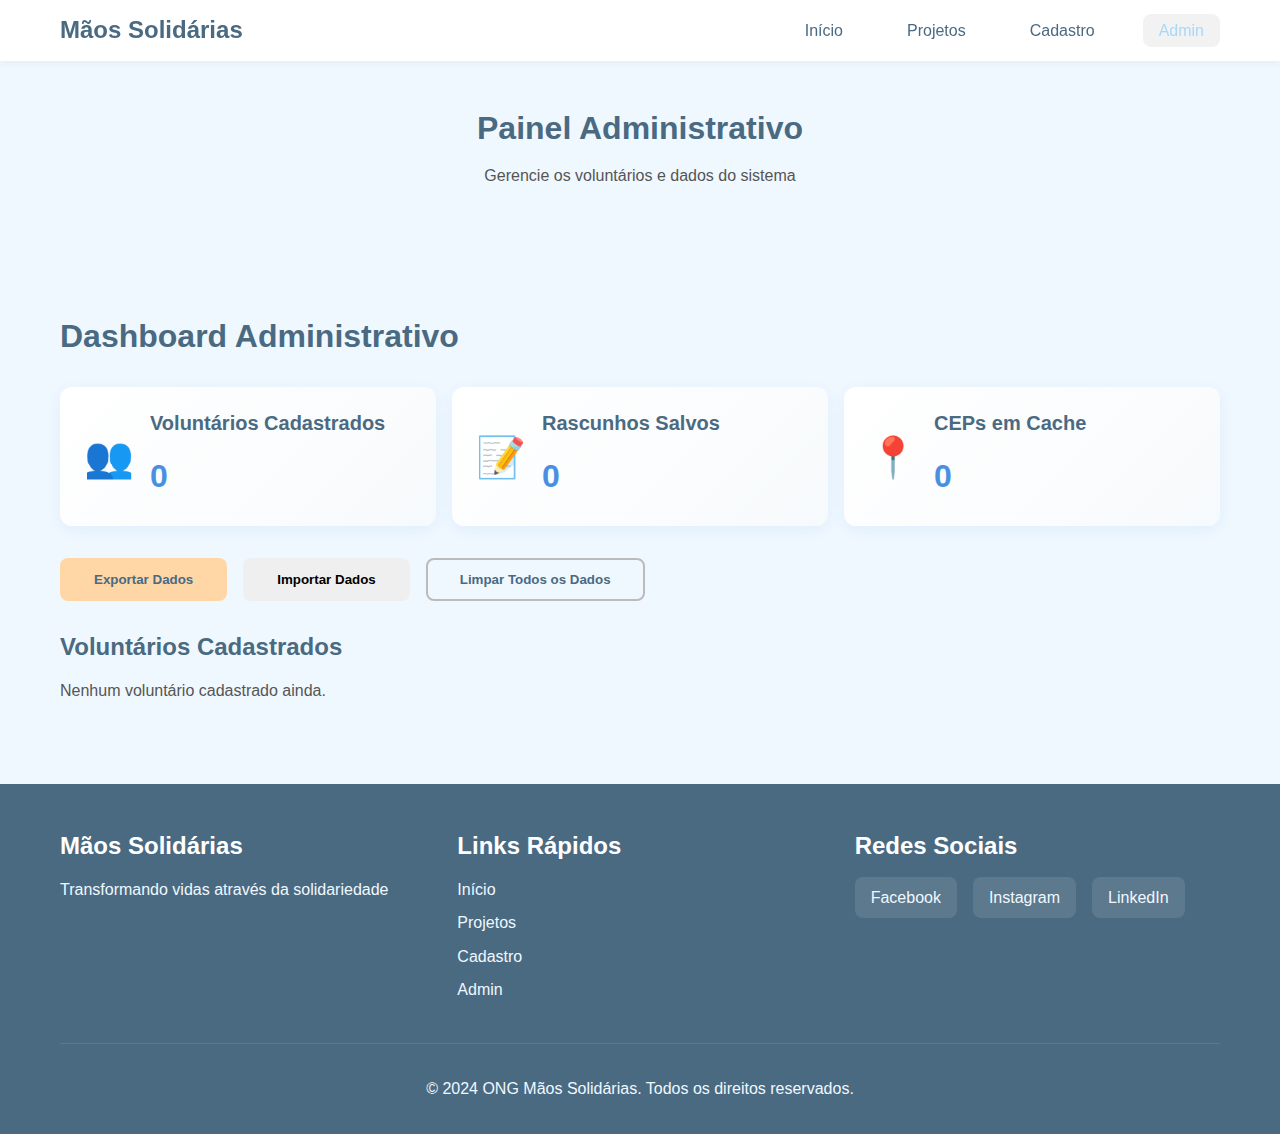
<file: admin.html>
<!DOCTYPE html>
<html lang="pt-BR">
<head>
    <meta charset="UTF-8">
    <meta name="viewport" content="width=device-width, initial-scale=1.0">
    <meta name="description" content="Painel administrativo da ONG Mãos Solidárias">
    <title>Painel Administrativo - ONG Mãos Solidárias</title>
    <link rel="stylesheet" href="styles.css">
</head>
<body>
    <header>
        <nav class="navbar">
            <div class="container">
                <div class="logo">
                    <h1>Mãos Solidárias</h1>
                </div>
                <ul class="nav-menu" id="navMenu">
                    <li><a href="index.html">Início</a></li>
                    <li><a href="projetos.html">Projetos</a></li>
                    <li><a href="cadastro.html">Cadastro</a></li>
                    <li><a href="admin.html" class="active">Admin</a></li>
                </ul>
                <button class="menu-toggle" id="menuToggle" aria-label="Menu de navegação">
                    <span></span>
                    <span></span>
                    <span></span>
                </button>
            </div>
        </nav>
    </header>

    <main>
        <section class="page-header">
            <div class="container">
                <h2>Painel Administrativo</h2>
                <p>Gerencie os voluntários e dados do sistema</p>
            </div>
        </section>

        <section>
            <div class="container">
                <div id="adminDashboard">
                    <!-- Conteúdo será carregado via JavaScript -->
                </div>
            </div>
        </section>
    </main>

    <footer>
        <div class="container">
            <div class="footer-content">
                <div class="footer-section">
                    <h3>Mãos Solidárias</h3>
                    <p>Transformando vidas através da solidariedade</p>
                </div>
                <div class="footer-section">
                    <h3>Links Rápidos</h3>
                    <ul>
                        <li><a href="index.html">Início</a></li>
                        <li><a href="projetos.html">Projetos</a></li>
                        <li><a href="cadastro.html">Cadastro</a></li>
                        <li><a href="admin.html">Admin</a></li>
                    </ul>
                </div>
                <div class="footer-section">
                    <h3>Redes Sociais</h3>
                    <div class="social-links">
                        <a href="#" aria-label="Facebook">Facebook</a>
                        <a href="#" aria-label="Instagram">Instagram</a>
                        <a href="#" aria-label="LinkedIn">LinkedIn</a>
                    </div>
                </div>
            </div>
            <div class="footer-bottom">
                <p>&copy; 2024 ONG Mãos Solidárias. Todos os direitos reservados.</p>
            </div>
        </div>
    </footer>

    <!-- Scripts Modulares -->
    <script src="js/utils.js"></script>
    <script src="js/storage.js"></script>
    <script src="js/templates.js"></script>
    <script>
        // Carregar dashboard ao carregar a página
        document.addEventListener('DOMContentLoaded', () => {
            const dashboard = document.getElementById('adminDashboard');
            if (dashboard) {
                dashboard.innerHTML = Templates.adminDashboard();
            }
        });
    </script>
    <script src="js/main.js"></script>
</body>
</html>
</file>
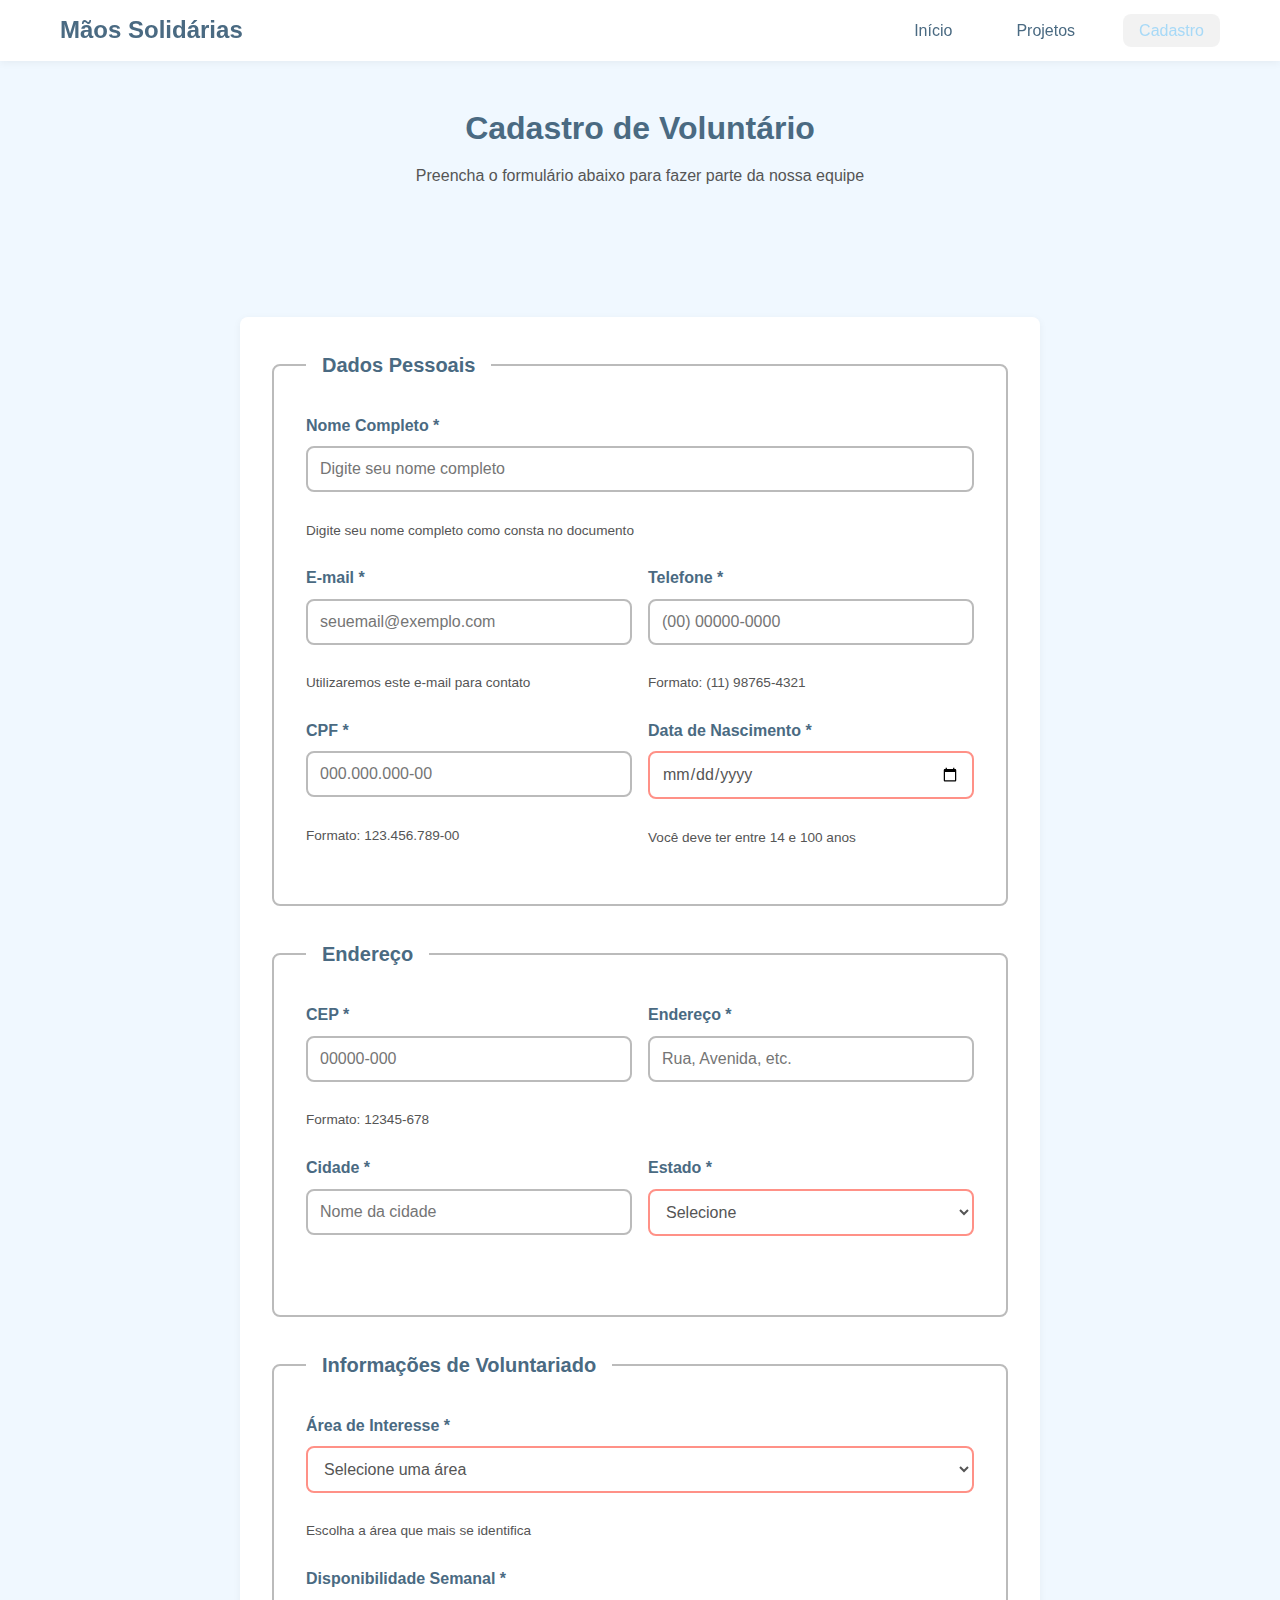
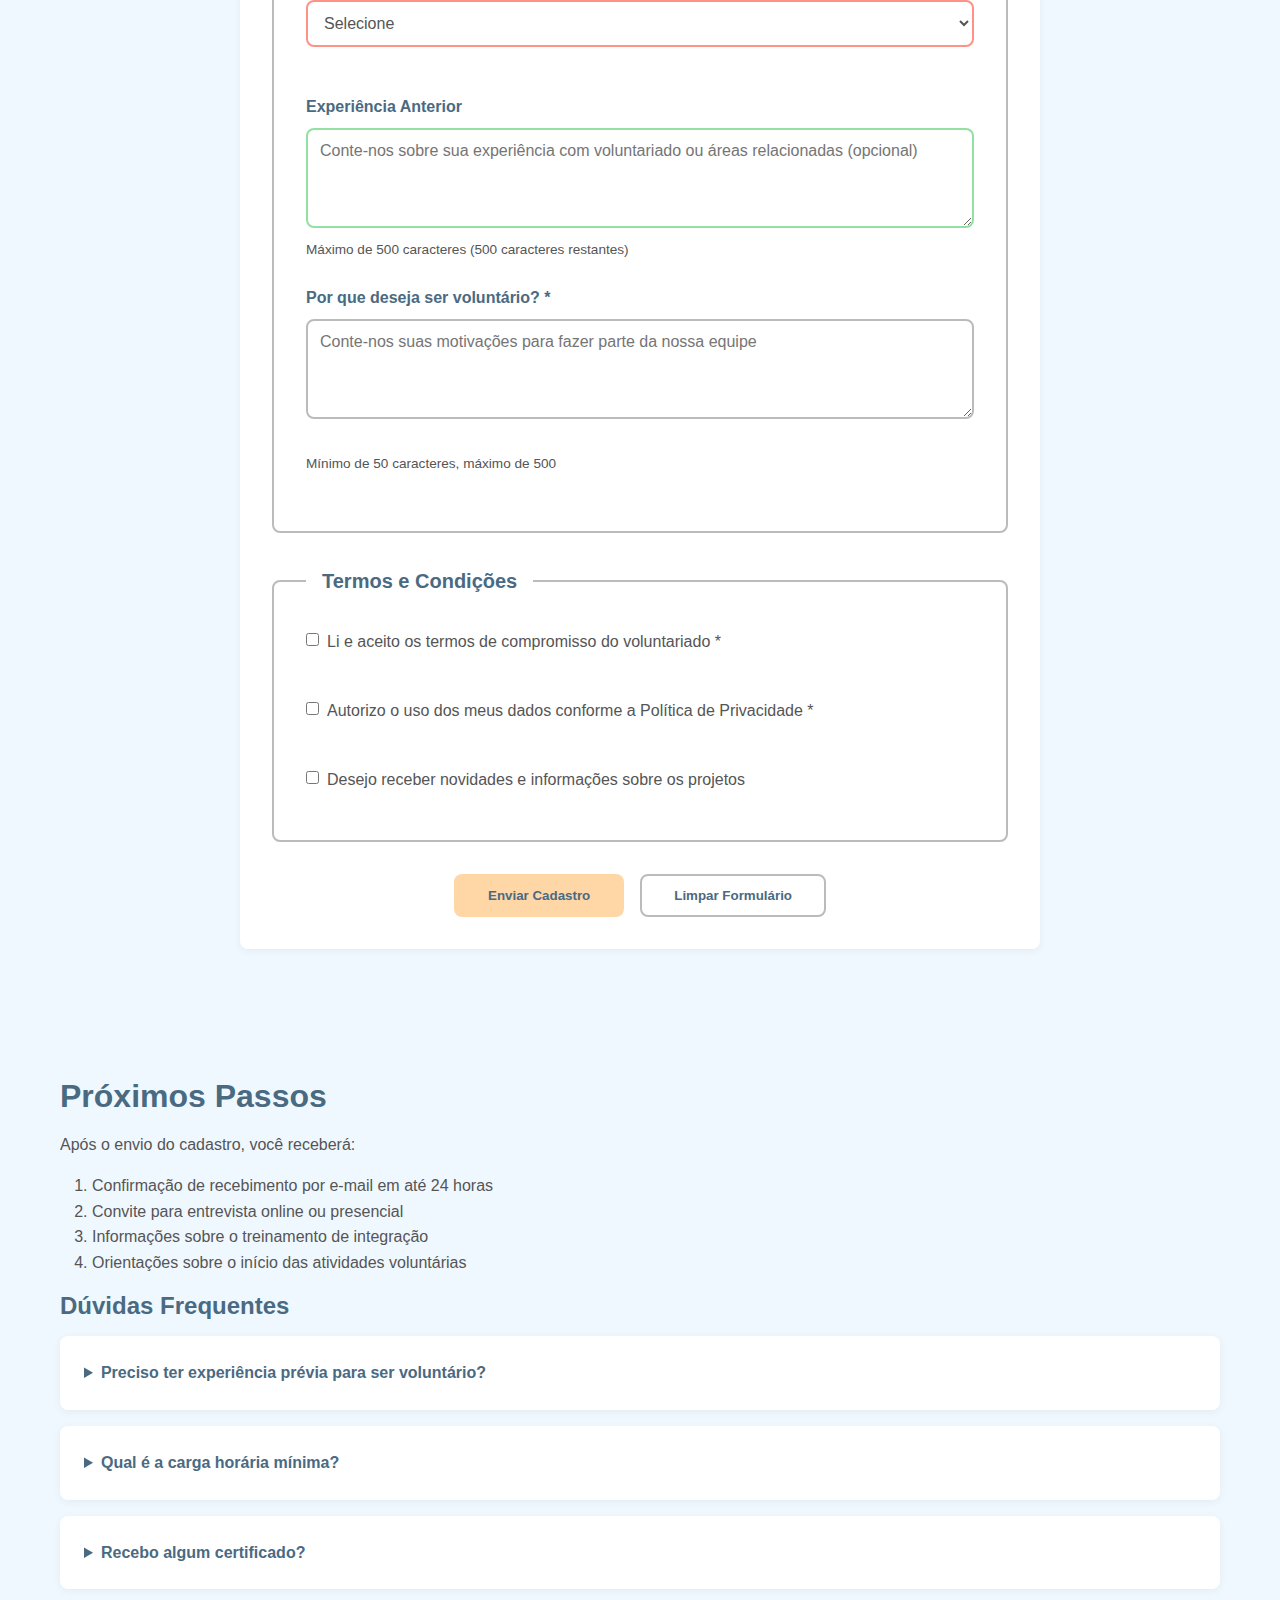
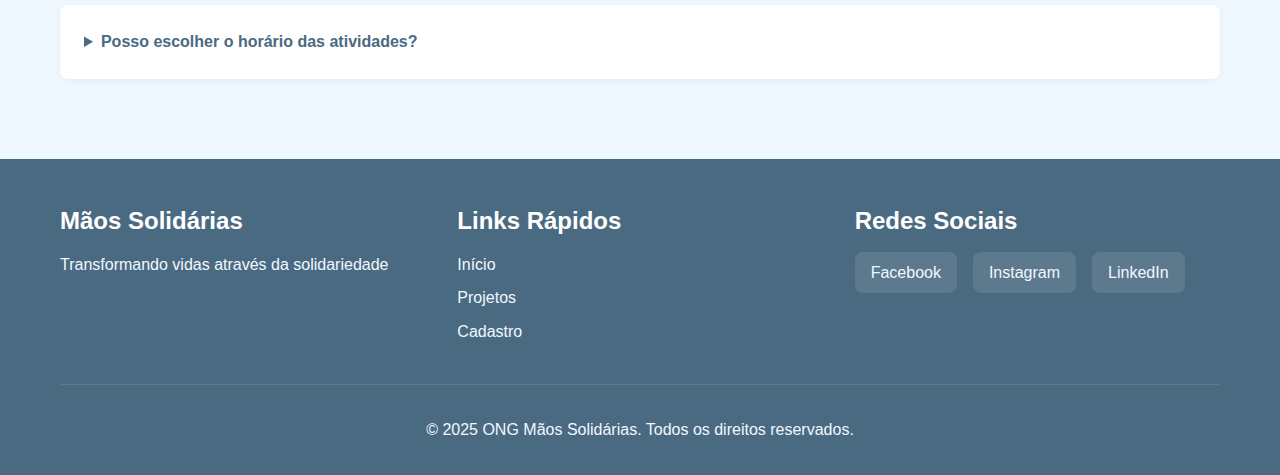
<file: cadastro.html>
<!DOCTYPE html>
<html lang="pt-BR">
<head>
    <meta charset="UTF-8">
    <meta name="viewport" content="width=device-width, initial-scale=1.0">
    <meta name="description" content="Cadastre-se como voluntário ou doador da ONG Mãos Solidárias">
    <meta name="keywords" content="cadastro voluntário, cadastro doador, ONG, formulário">
    <title>Cadastro - ONG Mãos Solidárias</title>
    <link rel="stylesheet" href="styles.css">
</head>
<body>
    <header>
        <nav class="navbar">
            <div class="container">
                <div class="logo">
                    <h1>Mãos Solidárias</h1>
                </div>
                <ul class="nav-menu" id="navMenu">
                    <li><a href="index.html">Início</a></li>
                    <li><a href="projetos.html">Projetos</a></li>
                    <li><a href="cadastro.html" class="active">Cadastro</a></li>
                </ul>
                <button class="menu-toggle" id="menuToggle" aria-label="Menu de navegação">
                    <span></span>
                    <span></span>
                    <span></span>
                </button>
            </div>
        </nav>
    </header>

    <main>
        <section class="page-header">
            <div class="container">
                <h2>Cadastro de Voluntário</h2>
                <p>Preencha o formulário abaixo para fazer parte da nossa equipe</p>
            </div>
        </section>

        <section class="form-section">
            <div class="container">
                <form id="cadastroForm" class="registration-form" novalidate>
                    <fieldset>
                        <legend>Dados Pessoais</legend>
                        
                        <div class="form-group">
                            <label for="nomeCompleto">Nome Completo *</label>
                            <input 
                                type="text" 
                                id="nomeCompleto" 
                                name="nomeCompleto" 
                                required 
                                minlength="3"
                                maxlength="100"
                                placeholder="Digite seu nome completo"
                                aria-describedby="nomeHelp">
                            <span class="error-message" id="nomeError"></span>
                            <small id="nomeHelp">Digite seu nome completo como consta no documento</small>
                        </div>

                        <div class="form-row">
                            <div class="form-group">
                                <label for="email">E-mail *</label>
                                <input 
                                    type="email" 
                                    id="email" 
                                    name="email" 
                                    required
                                    placeholder="seuemail@exemplo.com"
                                    aria-describedby="emailHelp">
                                <span class="error-message" id="emailError"></span>
                                <small id="emailHelp">Utilizaremos este e-mail para contato</small>
                            </div>

                            <div class="form-group">
                                <label for="telefone">Telefone *</label>
                                <input 
                                    type="tel" 
                                    id="telefone" 
                                    name="telefone" 
                                    required
                                    placeholder="(00) 00000-0000"
                                    pattern="\(\d{2}\) \d{4,5}-\d{4}"
                                    aria-describedby="telefoneHelp">
                                <span class="error-message" id="telefoneError"></span>
                                <small id="telefoneHelp">Formato: (11) 98765-4321</small>
                            </div>
                        </div>

                        <div class="form-row">
                            <div class="form-group">
                                <label for="cpf">CPF *</label>
                                <input 
                                    type="text" 
                                    id="cpf" 
                                    name="cpf" 
                                    required
                                    placeholder="000.000.000-00"
                                    pattern="\d{3}\.\d{3}\.\d{3}-\d{2}"
                                    aria-describedby="cpfHelp">
                                <span class="error-message" id="cpfError"></span>
                                <small id="cpfHelp">Formato: 123.456.789-00</small>
                            </div>

                            <div class="form-group">
                                <label for="dataNascimento">Data de Nascimento *</label>
                                <input 
                                    type="date" 
                                    id="dataNascimento" 
                                    name="dataNascimento" 
                                    required
                                    min="1924-01-01"
                                    max="2010-12-31"
                                    aria-describedby="dataHelp">
                                <span class="error-message" id="dataError"></span>
                                <small id="dataHelp">Você deve ter entre 14 e 100 anos</small>
                            </div>
                        </div>
                    </fieldset>

                    <fieldset>
                        <legend>Endereço</legend>
                        
                        <div class="form-row">
                            <div class="form-group form-group-small">
                                <label for="cep">CEP *</label>
                                <input 
                                    type="text" 
                                    id="cep" 
                                    name="cep" 
                                    required
                                    placeholder="00000-000"
                                    pattern="\d{5}-\d{3}"
                                    aria-describedby="cepHelp">
                                <span class="error-message" id="cepError"></span>
                                <small id="cepHelp">Formato: 12345-678</small>
                            </div>

                            <div class="form-group">
                                <label for="endereco">Endereço *</label>
                                <input 
                                    type="text" 
                                    id="endereco" 
                                    name="endereco" 
                                    required
                                    placeholder="Rua, Avenida, etc."
                                    aria-describedby="enderecoHelp">
                                <span class="error-message" id="enderecoError"></span>
                            </div>
                        </div>

                        <div class="form-row">
                            <div class="form-group">
                                <label for="cidade">Cidade *</label>
                                <input 
                                    type="text" 
                                    id="cidade" 
                                    name="cidade" 
                                    required
                                    placeholder="Nome da cidade"
                                    aria-describedby="cidadeHelp">
                                <span class="error-message" id="cidadeError"></span>
                            </div>

                            <div class="form-group form-group-small">
                                <label for="estado">Estado *</label>
                                <select 
                                    id="estado" 
                                    name="estado" 
                                    required
                                    aria-describedby="estadoHelp">
                                    <option value="">Selecione</option>
                                    <option value="AC">AC</option>
                                    <option value="AL">AL</option>
                                    <option value="AP">AP</option>
                                    <option value="AM">AM</option>
                                    <option value="BA">BA</option>
                                    <option value="CE">CE</option>
                                    <option value="DF">DF</option>
                                    <option value="ES">ES</option>
                                    <option value="GO">GO</option>
                                    <option value="MA">MA</option>
                                    <option value="MT">MT</option>
                                    <option value="MS">MS</option>
                                    <option value="MG">MG</option>
                                    <option value="PA">PA</option>
                                    <option value="PB">PB</option>
                                    <option value="PR">PR</option>
                                    <option value="PE">PE</option>
                                    <option value="PI">PI</option>
                                    <option value="RJ">RJ</option>
                                    <option value="RN">RN</option>
                                    <option value="RS">RS</option>
                                    <option value="RO">RO</option>
                                    <option value="RR">RR</option>
                                    <option value="SC">SC</option>
                                    <option value="SP">SP</option>
                                    <option value="SE">SE</option>
                                    <option value="TO">TO</option>
                                </select>
                                <span class="error-message" id="estadoError"></span>
                            </div>
                        </div>
                    </fieldset>

                    <fieldset>
                        <legend>Informações de Voluntariado</legend>
                        
                        <div class="form-group">
                            <label for="areaInteresse">Área de Interesse *</label>
                            <select 
                                id="areaInteresse" 
                                name="areaInteresse" 
                                required
                                aria-describedby="areaHelp">
                                <option value="">Selecione uma área</option>
                                <option value="educacao">Educação</option>
                                <option value="profissionalizacao">Profissionalização</option>
                                <option value="assistencia">Assistência Social</option>
                                <option value="cultura">Arte e Cultura</option>
                                <option value="administrativo">Administrativo</option>
                                <option value="eventos">Eventos</option>
                            </select>
                            <span class="error-message" id="areaError"></span>
                            <small id="areaHelp">Escolha a área que mais se identifica</small>
                        </div>

                        <div class="form-group">
                            <label for="disponibilidade">Disponibilidade Semanal *</label>
                            <select 
                                id="disponibilidade" 
                                name="disponibilidade" 
                                required
                                aria-describedby="disponibilidadeHelp">
                                <option value="">Selecione</option>
                                <option value="2-4">2 a 4 horas por semana</option>
                                <option value="4-8">4 a 8 horas por semana</option>
                                <option value="8-12">8 a 12 horas por semana</option>
                                <option value="12+">Mais de 12 horas por semana</option>
                            </select>
                            <span class="error-message" id="disponibilidadeError"></span>
                        </div>

                        <div class="form-group">
                            <label for="experiencia">Experiência Anterior</label>
                            <textarea 
                                id="experiencia" 
                                name="experiencia" 
                                rows="4"
                                maxlength="500"
                                placeholder="Conte-nos sobre sua experiência com voluntariado ou áreas relacionadas (opcional)"
                                aria-describedby="experienciaHelp"></textarea>
                            <small id="experienciaHelp">Máximo de 500 caracteres</small>
                        </div>

                        <div class="form-group">
                            <label for="motivacao">Por que deseja ser voluntário? *</label>
                            <textarea 
                                id="motivacao" 
                                name="motivacao" 
                                rows="4"
                                required
                                minlength="50"
                                maxlength="500"
                                placeholder="Conte-nos suas motivações para fazer parte da nossa equipe"
                                aria-describedby="motivacaoHelp"></textarea>
                            <span class="error-message" id="motivacaoError"></span>
                            <small id="motivacaoHelp">Mínimo de 50 caracteres, máximo de 500</small>
                        </div>
                    </fieldset>

                    <fieldset>
                        <legend>Termos e Condições</legend>
                        
                        <div class="form-group checkbox-group">
                            <label class="checkbox-label">
                                <input 
                                    type="checkbox" 
                                    id="termos" 
                                    name="termos" 
                                    required
                                    aria-describedby="termosHelp">
                                <span>Li e aceito os termos de compromisso do voluntariado *</span>
                            </label>
                            <span class="error-message" id="termosError"></span>
                        </div>

                        <div class="form-group checkbox-group">
                            <label class="checkbox-label">
                                <input 
                                    type="checkbox" 
                                    id="privacidade" 
                                    name="privacidade" 
                                    required
                                    aria-describedby="privacidadeHelp">
                                <span>Autorizo o uso dos meus dados conforme a Política de Privacidade *</span>
                            </label>
                            <span class="error-message" id="privacidadeError"></span>
                        </div>

                        <div class="form-group checkbox-group">
                            <label class="checkbox-label">
                                <input 
                                    type="checkbox" 
                                    id="newsletter" 
                                    name="newsletter"
                                    aria-describedby="newsletterHelp">
                                <span>Desejo receber novidades e informações sobre os projetos</span>
                            </label>
                        </div>
                    </fieldset>

                    <div class="form-actions">
                        <button type="submit" class="btn btn-primary">Enviar Cadastro</button>
                        <button type="reset" class="btn btn-secondary">Limpar Formulário</button>
                    </div>

                    <div id="successMessage" class="success-message" style="display: none;">
                        <h3>✓ Cadastro realizado com sucesso!</h3>
                        <p>Obrigado por se cadastrar. Em breve entraremos em contato através do e-mail fornecido.</p>
                    </div>
                </form>
            </div>
        </section>

        <section class="info-section">
            <div class="container">
                <article>
                    <h2>Próximos Passos</h2>
                    <p>Após o envio do cadastro, você receberá:</p>
                    <ol>
                        <li>Confirmação de recebimento por e-mail em até 24 horas</li>
                        <li>Convite para entrevista online ou presencial</li>
                        <li>Informações sobre o treinamento de integração</li>
                        <li>Orientações sobre o início das atividades voluntárias</li>
                    </ol>

                    <h3>Dúvidas Frequentes</h3>
                    <details>
                        <summary>Preciso ter experiência prévia para ser voluntário?</summary>
                        <p>Não! Oferecemos treinamento completo para todas as áreas. O mais importante é ter disposição e comprometimento.</p>
                    </details>
                    <details>
                        <summary>Qual é a carga horária mínima?</summary>
                        <p>A carga horária mínima é de 2 horas semanais, mas você pode escolher conforme sua disponibilidade.</p>
                    </details>
                    <details>
                        <summary>Recebo algum certificado?</summary>
                        <p>Sim! Todos os voluntários recebem certificados de participação para comprovação das horas dedicadas.</p>
                    </details>
                    <details>
                        <summary>Posso escolher o horário das atividades?</summary>
                        <p>Trabalhamos com horários flexíveis para se adequar à rotina dos voluntários. Discutiremos as melhores opções na entrevista.</p>
                    </details>
                </article>
            </div>
        </section>
    </main>

    <footer>
        <div class="container">
            <div class="footer-content">
                <div class="footer-section">
                    <h3>Mãos Solidárias</h3>
                    <p>Transformando vidas através da solidariedade</p>
                </div>
                <div class="footer-section">
                    <h3>Links Rápidos</h3>
                    <ul>
                        <li><a href="index.html">Início</a></li>
                        <li><a href="projetos.html">Projetos</a></li>
                        <li><a href="cadastro.html">Cadastro</a></li>
                    </ul>
                </div>
                <div class="footer-section">
                    <h3>Redes Sociais</h3>
                    <div class="social-links">
                        <a href="#" aria-label="Facebook">Facebook</a>
                        <a href="#" aria-label="Instagram">Instagram</a>
                        <a href="#" aria-label="LinkedIn">LinkedIn</a>
                    </div>
                </div>
            </div>
            <div class="footer-bottom">
                <p>&copy; 2025 ONG Mãos Solidárias. Todos os direitos reservados.</p>
            </div>
        </div>
    </footer>

    <script src="script.js"></script>
</body>
</html>
</file>
<file: styles.css>
/* ========================================
   RESET E CONFIGURAÇÕES GLOBAIS
   ======================================== */

* {
    margin: 0;
    padding: 0;
    box-sizing: border-box;
}

:root {
    /* Novas Cores em Tons Claros */
    --primary-color: #a7d9f7; /* Azul Céu Claro */
    --secondary-color: #ffd7a7; /* Pêssego Suave (quase salmão claro) */
    --accent-color: #8be0a5; /* Verde Menta Claro */
    --dark-color: #4a6a82; /* Azul acinzentado suave para texto/títulos escuros */
    --light-color: #f0f8ff; /* Azul Alice (quase branco) */
    --white: #ffffff;
    --text-color: #555555; /* Cinza médio para leitura */
    --gray: #bbbbbb; /* Cinza claro para bordas/textos secundários */
    --error-color: #ff9187; /* Vermelho suave para erros */
    --success-color: #92e0a2; /* Verde suave para sucesso */

    --border-radius: 8px;
    --transition: all 0.3s ease;
    --shadow: 0 2px 8px rgba(0, 0, 0, 0.05); /* Sombra muito mais leve */
    --shadow-hover: 0 4px 16px rgba(0, 0, 0, 0.08); /* Sombra mais leve ao hover */
}

html {
    font-size: 16px;
    scroll-behavior: smooth;
}

body {
    font-family: 'Segoe UI', Tahoma, Geneva, Verdana, sans-serif;
    line-height: 1.6;
    color: var(--text-color);
    background-color: var(--light-color); /* Fundo geral muito claro */
    min-height: 100vh;
    display: flex;
    flex-direction: column;
}

img, video {
    max-width: 100%;
    height: auto;
    display: block;
}

a {
    color: var(--primary-color);
    text-decoration: none;
    transition: var(--transition);
}

a:hover {
    color: var(--secondary-color);
}

a:focus {
    outline: 2px solid var(--secondary-color);
    outline-offset: 2px;
}

/* ========================================
   CONTAINER E LAYOUT
   ======================================== */

.container {
    max-width: 1200px;
    margin: 0 auto;
    padding: 0 20px;
    width: 100%;
}

main {
    flex: 1;
}

/* ========================================
   TIPOGRAFIA
   ======================================== */

h1, h2, h3, h4, h5, h6 {
    line-height: 1.2;
    margin-bottom: 1rem;
    color: var(--dark-color);
}

h1 {
    font-size: 2.5rem;
}

h2 {
    font-size: 2rem;
}

h3 {
    font-size: 1.5rem;
}

h4 {
    font-size: 1.25rem;
}

p {
    margin-bottom: 1rem;
}

ul, ol {
    margin-left: 2rem;
    margin-bottom: 1rem;
}

/* ========================================
   HEADER E NAVEGAÇÃO
   ======================================== */

header {
    background-color: var(--white); /* Header branco */
    color: var(--dark-color); /* Texto do header mais escuro para contraste */
    box-shadow: var(--shadow);
    position: sticky;
    top: 0;
    z-index: 1000;
}

.navbar {
    padding: 1rem 0;
}

.navbar .container {
    display: flex;
    justify-content: space-between;
    align-items: center;
}

.logo h1 {
    color: var(--dark-color); /* Logo em cor mais escura */
    font-size: 1.5rem;
    margin: 0;
}

.nav-menu {
    display: flex;
    list-style: none;
    gap: 2rem;
    margin: 0;
}

.nav-menu a {
    color: var(--dark-color); /* Links da nav em cor mais escura */
    font-weight: 500;
    padding: 0.5rem 1rem;
    border-radius: var(--border-radius);
    transition: var(--transition);
}

.nav-menu a:hover,
.nav-menu a.active {
    background-color: rgba(0, 0, 0, 0.05); /* Um fundo sutil em hover */
    color: var(--primary-color); /* Cor de hover clara */
}

.menu-toggle {
    display: none;
    flex-direction: column;
    background: none;
    border: none;
    cursor: pointer;
    padding: 0.5rem;
}

.menu-toggle span {
    width: 25px;
    height: 3px;
    background-color: var(--dark-color); /* Ícone do menu-toggle em cor escura */
    margin: 3px 0;
    transition: var(--transition);
}

/* ========================================
   HERO SECTION
   ======================================== */

.hero {
    background: linear-gradient(135deg, var(--primary-color), var(--accent-color)); /* Gradiente com cores claras */
    color: var(--white);
    text-align: center;
    padding: 5rem 0;
}

.hero h2 {
    color: var(--white);
    font-size: 2.5rem;
    margin-bottom: 1rem;
}

.hero p {
    font-size: 1.25rem;
    margin-bottom: 2rem;
}

/* ========================================
   BOTÕES
   ======================================== */

.btn {
    display: inline-block;
    padding: 0.75rem 2rem;
    border-radius: var(--border-radius);
    font-weight: 600;
    text-align: center;
    cursor: pointer;
    border: 2px solid transparent;
    transition: var(--transition);
    text-decoration: none;
}

.btn-primary {
    background-color: var(--secondary-color);
    color: var(--dark-color); /* Texto do botão primário mais escuro para contraste */
}

.btn-primary:hover {
    background-color: #ffc27d; /* Um pouco mais escuro ao hover */
    transform: translateY(-2px);
    box-shadow: var(--shadow-hover);
}

.btn-secondary {
    background-color: transparent;
    border-color: var(--gray);
    color: var(--dark-color); /* Texto do botão secundário escuro */
}

.btn-secondary:hover {
    background-color: var(--gray);
    color: var(--white);
}

/* ========================================
   SECTIONS
   ======================================== */

section {
    padding: 4rem 0;
}

.page-header {
    background-color: var(--light-color);
    text-align: center;
    padding: 3rem 0;
}

.about, .history, .transparency {
    background-color: var(--white);
}

.team {
    background-color: var(--light-color);
}

/* ========================================
   TEAM GRID
   ======================================== */

.team-grid {
    display: grid;
    grid-template-columns: repeat(auto-fit, minmax(250px, 1fr));
    gap: 2rem;
    margin-top: 2rem;
}

.team-member {
    background-color: var(--white);
    padding: 1.5rem;
    border-radius: var(--border-radius);
    box-shadow: var(--shadow);
    text-align: center;
    transition: var(--transition);
}

.team-member:hover {
    transform: translateY(-5px);
    box-shadow: var(--shadow-hover);
}

.team-member img {
    width: 150px;
    height: 150px;
    border-radius: 50%;
    margin: 0 auto 1rem;
    object-fit: cover;
}

.team-member .role {
    color: var(--primary-color); /* Cor do papel do membro da equipe */
    font-weight: 600;
    margin-bottom: 0.5rem;
}

/* ========================================
   TIMELINE
   ======================================== */

.timeline {
    margin-top: 2rem;
    position: relative;
    padding-left: 2rem;
}

.timeline::before {
    content: '';
    position: absolute;
    left: 0;
    top: 0;
    bottom: 0;
    width: 3px;
    background-color: var(--primary-color); /* Linha do tempo em cor primária */
}

.timeline-item {
    margin-bottom: 2rem;
    position: relative;
}

.timeline-item::before {
    content: '';
    position: absolute;
    left: -2.625rem;
    top: 0.25rem;
    width: 15px;
    height: 15px;
    border-radius: 50%;
    background-color: var(--primary-color); /* Ícone da linha do tempo em cor primária */
    border: 3px solid var(--light-color); /* Borda em cor de fundo clara */
}

.timeline-item h4 {
    color: var(--primary-color);
    font-size: 1.25rem;
}

/* ========================================
   CONTACT INFO
   ======================================== */

.contact-info {
    display: grid;
    grid-template-columns: repeat(auto-fit, minmax(250px, 1fr));
    gap: 2rem;
    margin-top: 2rem;
}

.contact-info article {
    background-color: var(--white); /* Card de contato branco */
    padding: 1.5rem;
    border-radius: var(--border-radius);
    box-shadow: var(--shadow); /* Adicionado sombra para destacar */
}

/* ========================================
   PROJETOS
   ======================================== */

.project-card {
    background-color: var(--white);
    border-radius: var(--border-radius);
    box-shadow: var(--shadow);
    margin-bottom: 3rem;
    overflow: hidden;
    transition: var(--transition);
}

.project-card:hover {
    box-shadow: var(--shadow-hover);
}

.project-card.featured {
    border: 3px solid var(--secondary-color);
}

.project-image {
    position: relative;
    height: 300px;
    overflow: hidden;
}

.project-image img {
    width: 100%;
    height: 100%;
    object-fit: cover;
}

.project-badge {
    position: absolute;
    top: 1rem;
    right: 1rem;
    background-color: var(--secondary-color);
    color: var(--dark-color); /* Texto do badge escuro para contraste */
    padding: 0.5rem 1rem;
    border-radius: var(--border-radius);
    font-weight: 600;
}

.project-content {
    padding: 2rem;
}

.project-category {
    color: var(--primary-color); /* Categoria em cor primária */
    font-weight: 600;
    font-size: 0.9rem;
    text-transform: uppercase;
}

.project-description {
    font-size: 1.1rem;
    margin: 1rem 0;
}

.project-details {
    margin-top: 2rem;
}

.project-details h4 {
    color: var(--dark-color); /* Títulos de detalhes em cor escura */
    margin-top: 1.5rem;
}

.project-details ul {
    list-style: none;
    margin-left: 0;
}

.project-details li {
    padding: 0.5rem 0;
    border-bottom: 1px solid var(--gray); /* Borda cinza clara */
}

/* ========================================
   GALLERY
   ======================================== */

.project-gallery {
    margin-top: 2rem;
}

.gallery-grid {
    display: grid;
    grid-template-columns: repeat(auto-fill, minmax(200px, 1fr));
    gap: 1rem;
    margin-top: 1rem;
}

.gallery-grid img,
.gallery-grid video {
    width: 100%;
    height: 200px;
    object-fit: cover;
    border-radius: var(--border-radius);
    transition: var(--transition);
    box-shadow: var(--shadow); /* Adicionado sombra para imagens */
}

.gallery-grid img:hover,
.gallery-grid video:hover {
    transform: scale(1.05);
    box-shadow: var(--shadow-hover);
}

/* ========================================
   VOLUNTEER SECTION
   ======================================== */

.volunteer-opportunities {
    display: grid;
    grid-template-columns: repeat(auto-fit, minmax(250px, 1fr));
    gap: 1.5rem;
    margin: 2rem 0;
}

.opportunity-card {
    background-color: var(--white); /* Card de oportunidade branco */
    padding: 1.5rem;
    border-radius: var(--border-radius);
    border-left: 4px solid var(--accent-color);
    box-shadow: var(--shadow); /* Adicionado sombra */
}

.opportunity-card h4 {
    color: var(--accent-color);
}

.time-commitment {
    color: var(--text-color); /* Texto de tempo escuro */
    font-style: italic;
    font-size: 0.9rem;
}

.cta-button {
    text-align: center;
    margin-top: 2rem;
}

/* ========================================
   DONATION SECTION
   ======================================== */

.donation-options {
    display: grid;
    grid-template-columns: repeat(auto-fit, minmax(300px, 1fr));
    gap: 2rem;
    margin: 2rem 0;
}

.donation-card {
    background-color: var(--white);
    padding: 2rem;
    border-radius: var(--border-radius);
    box-shadow: var(--shadow);
    border-top: 4px solid var(--secondary-color);
}

.donation-card h4 {
    color: var(--secondary-color);
}

.donation-card ul {
    list-style: none;
    margin-left: 0;
}

.donation-card li {
    padding: 0.5rem 0;
    padding-left: 1.5rem;
    position: relative;
    color: var(--text-color); /* Texto da lista escuro */
}

.donation-card li::before {
    content: '✓';
    position: absolute;
    left: 0;
    color: var(--accent-color);
    font-weight: bold;
}

/* ========================================
   FORMULÁRIO DE CADASTRO
   ======================================== */

.registration-form {
    max-width: 800px;
    margin: 0 auto;
    background-color: var(--white);
    padding: 2rem;
    border-radius: var(--border-radius);
    box-shadow: var(--shadow);
}

fieldset {
    border: 2px solid var(--gray); /* Borda de fieldset em cinza claro */
    border-radius: var(--border-radius);
    padding: 2rem;
    margin-bottom: 2rem;
}

legend {
    font-size: 1.25rem;
    font-weight: 600;
    color: var(--dark-color); /* Título do fieldset escuro */
    padding: 0 1rem;
}

.form-group {
    margin-bottom: 1.5rem;
}

.form-row {
    display: grid;
    grid-template-columns: 1fr 1fr;
    gap: 1rem;
}

.form-group-small {
    grid-column: span 1;
}

label {
    display: block;
    font-weight: 600;
    margin-bottom: 0.5rem;
    color: var(--dark-color);
}

input[type="text"],
input[type="email"],
input[type="tel"],
input[type="date"],
select,
textarea {
    width: 100%;
    padding: 0.75rem;
    border: 2px solid var(--gray); /* Borda de input em cinza claro */
    border-radius: var(--border-radius);
    font-size: 1rem;
    font-family: inherit;
    transition: var(--transition);
    background-color: var(--white); /* Fundo do input branco */
    color: var(--text-color); /* Texto do input escuro */
}

input:focus,
select:focus,
textarea:focus {
    outline: none;
    border-color: var(--primary-color);
    box-shadow: 0 0 0 3px rgba(167, 217, 247, 0.3); /* Sombra de foco em azul claro */
}

input:invalid:not(:placeholder-shown),
select:invalid:not(:placeholder-shown),
textarea:invalid:not(:placeholder-shown) {
    border-color: var(--error-color);
}

input:valid:not(:placeholder-shown),
select:valid,
textarea:valid {
    border-color: var(--success-color);
}

textarea {
    resize: vertical;
    min-height: 100px;
}

small {
    display: block;
    color: var(--text-color); /* Texto pequeno escuro */
    font-size: 0.85rem;
    margin-top: 0.25rem;
}

.error-message {
    display: block;
    color: var(--error-color);
    font-size: 0.85rem;
    margin-top: 0.25rem;
    min-height: 1.2rem;
}

/* Checkbox e Radio */
.checkbox-group {
    margin-bottom: 1rem;
}

.checkbox-label {
    display: flex;
    align-items: flex-start;
    cursor: pointer;
    font-weight: normal;
    color: var(--text-color); /* Texto do checkbox escuro */
}

.checkbox-label input[type="checkbox"] {
    width: auto;
    margin-right: 0.5rem;
    margin-top: 0.25rem;
    cursor: pointer;
    flex-shrink: 0;
}

.checkbox-label span {
    flex: 1;
}

/* Form Actions */
.form-actions {
    display: flex;
    gap: 1rem;
    justify-content: center;
    margin-top: 2rem;
}

.form-actions button {
    min-width: 150px;
}

/* Success Message */
.success-message {
    background-color: var(--success-color);
    color: var(--dark-color); /* Texto da mensagem de sucesso escuro */
    padding: 2rem;
    border-radius: var(--border-radius);
    text-align: center;
    margin-top: 2rem;
    animation: slideDown 0.5s ease;
}

.success-message h3 {
    color: var(--dark-color); /* Título da mensagem de sucesso escuro */
    margin-bottom: 1rem;
}

@keyframes slideDown {
    from {
        opacity: 0;
        transform: translateY(-20px);
    }
    to {
        opacity: 1;
        transform: translateY(0);
    }
}

/* ========================================
   INFO SECTION (FAQ)
   ======================================== */

.info-section {
    background-color: var(--light-color);
}

details {
    background-color: var(--white);
    padding: 1rem;
    margin-bottom: 1rem;
    border-radius: var(--border-radius);
    cursor: pointer;
    box-shadow: var(--shadow); /* Adicionado sombra */
}

summary {
    font-weight: 600;
    color: var(--dark-color); /* Sumário em cor escura */
    cursor: pointer;
    padding: 0.5rem;
}

summary:hover {
    color: var(--primary-color); /* Hover em cor primária clara */
}

details[open] summary {
    margin-bottom: 1rem;
    border-bottom: 2px solid var(--gray); /* Borda em cinza claro */
}

details p {
    padding: 0.5rem;
    margin: 0;
    color: var(--text-color); /* Texto dos detalhes escuro */
}

/* ========================================
   FOOTER
   ======================================== */

footer {
    background-color: var(--dark-color); /* Footer em cor escura para contraste */
    color: var(--light-color); /* Texto do footer em cor muito clara */
    padding: 3rem 0 1rem;
    margin-top: auto;
}

.footer-content {
    display: grid;
    grid-template-columns: repeat(auto-fit, minmax(250px, 1fr));
    gap: 2rem;
    margin-bottom: 2rem;
}

.footer-section h3 {
    color: var(--white); /* Títulos do footer em branco */
    margin-bottom: 1rem;
}

.footer-section ul {
    list-style: none;
    margin: 0;
}

.footer-section li {
    margin-bottom: 0.5rem;
}

.footer-section a {
    color: var(--light-color);
}

.footer-section a:hover {
    color: var(--secondary-color);
}

.social-links {
    display: flex;
    gap: 1rem;
}

.social-links a {
    padding: 0.5rem 1rem;
    background-color: rgba(255, 255, 255, 0.1); /* Fundo sutil para links sociais */
    border-radius: var(--border-radius);
    transition: var(--transition);
}

.social-links a:hover {
    background-color: var(--secondary-color);
    color: var(--dark-color); /* Texto do social link escuro ao hover */
}

.footer-bottom {
    text-align: center;
    padding-top: 2rem;
    border-top: 1px solid rgba(255, 255, 255, 0.1);
}

/* ========================================
   RESPONSIVIDADE - TABLET
   ======================================== */

@media screen and (max-width: 768px) {
    html {
        font-size: 14px;
    }

    .nav-menu {
        position: fixed;
        left: -100%;
        top: 70px;
        flex-direction: column;
        background-color: var(--white); /* Menu responsivo branco */
        width: 100%;
        text-align: center;
        transition: 0.3s;
        box-shadow: 0 10px 27px rgba(0, 0, 0, 0.05);
        gap: 0;
    }

    .nav-menu.active {
        left: 0;
    }

    .nav-menu li {
        padding: 1rem 0;
        border-bottom: 1px solid var(--gray); /* Borda cinza clara */
    }

    .menu-toggle {
        display: flex;
    }

    .menu-toggle.active span:nth-child(1) {
        transform: rotate(-45deg) translate(-5px, 6px);
    }

    .menu-toggle.active span:nth-child(2) {
        opacity: 0;
    }

    .menu-toggle.active span:nth-child(3) {
        transform: rotate(45deg) translate(-5px, -6px);
    }

    .hero h2 {
        font-size: 2rem;
    }

    .hero p {
        font-size: 1rem;
    }

    .form-row {
        grid-template-columns: 1fr;
    }

    .form-group-small {
        grid-column: span 1;
    }

    .team-grid {
        grid-template-columns: repeat(auto-fit, minmax(200px, 1fr));
    }

    .contact-info {
        grid-template-columns: 1fr;
    }

    .volunteer-opportunities,
    .donation-options {
        grid-template-columns: 1fr;
    }

    .gallery-grid {
        grid-template-columns: repeat(auto-fill, minmax(150px, 1fr));
    }

    .form-actions {
        flex-direction: column;
    }

    .form-actions button {
        width: 100%;
    }
}

/* ========================================
   RESPONSIVIDADE - MOBILE
   ======================================== */

@media screen and (max-width: 480px) {
    html {
        font-size: 13px;
    }

    .container {
        padding: 0 15px;
    }

    h1 {
        font-size: 2rem;
    }

    h2 {
        font-size: 1.5rem;
    }

    h3 {
        font-size: 1.25rem;
    }

    section {
        padding: 2rem 0;
    }

    .hero {
        padding: 3rem 0;
    }

    .registration-form {
        padding: 1rem;
    }

    fieldset {
        padding: 1rem;
    }

    .team-member img {
        width: 120px;
        height: 120px;
    }

    .project-image {
        height: 200px;
    }

    .gallery-grid {
        grid-template-columns: 1fr;
    }

    .gallery-grid img,
    .gallery-grid video {
        height: 250px;
    }

    .btn {
        padding: 0.6rem 1.5rem;
        font-size: 0.9rem;
    }
}

/* ========================================
   ACESSIBILIDADE
   ======================================== */

/* Navegação por teclado mais visível */
*:focus-visible {
    outline: 3px solid var(--primary-color); /* Destaque de foco em azul claro */
    outline-offset: 2px;
}

/* Links com melhor contraste */
a:focus,
button:focus {
    outline: 3px solid var(--primary-color); /* Destaque de foco em azul claro */
    outline-offset: 2px;
}

/* Melhor contraste para textos */
@media (prefers-contrast: high) {
    :root {
        --primary-color: #007bff; /* Azul padrão mais forte */
        --text-color: #000000;
        --gray: #555555;
        --dark-color: #000000;
    }
}

/* Redução de movimento para usuários que preferem */
@media (prefers-reduced-motion: reduce) {
    * {
        animation-duration: 0.01ms !important;
        animation-iteration-count: 1 !important;
        transition-duration: 0.01ms !important;
    }
}

/* Skip to content link para leitores de tela */
.skip-to-content {
    position: absolute;
    top: -40px;
    left: 0;
    background: var(--primary-color); /* Cor de fundo em azul claro */
    color: var(--white);
    padding: 8px;
    text-decoration: none;
    z-index: 100;
}

.skip-to-content:focus {
    top: 0;
}

/* ========================================
   PRINT STYLES
   ======================================== */

@media print {
    header,
    footer,
    .menu-toggle,
    .btn,
    form {
        display: none;
    }

    body {
        font-size: 12pt;
        line-height: 1.5;
        color: #000;
    }

    a {
        text-decoration: underline;
        color: #000;
    }

    a[href]::after {
        content: " (" attr(href) ")";
    }

    img {
        max-width: 100% !important;
    }

    h2, h3 {
        page-break-after: avoid;
    }
}

/* ========================================
   ANIMAÇÕES E EFEITOS
   ======================================== */

@keyframes fadeIn {
    from {
        opacity: 0;
        transform: translateY(20px);
    }
    to {
        opacity: 1;
        transform: translateY(0);
    }
}

.fade-in {
    animation: fadeIn 0.6s ease-out;
}

/* Efeito de loading */
.loading {
    pointer-events: none;
    opacity: 0.6;
}

.loading::after {
    content: '';
    position: absolute;
    top: 50%;
    left: 50%;
    width: 30px;
    height: 30px;
    margin: -15px 0 0 -15px;
    border: 3px solid var(--light-color);
    border-top-color: var(--primary-color); /* Animação de loading em azul claro */
    border-radius: 50%;
    animation: spin 1s linear infinite;
}

@keyframes spin {
    to {
        transform: rotate(360deg);
    }
}

/* ========================================
   UTILIDADES
   ======================================== */

.text-center {
    text-align: center;
}

.text-right {
    text-align: right;
}

.mb-1 {
    margin-bottom: 1rem;
}

.mb-2 {
    margin-bottom: 2rem;
}

.mt-1 {
    margin-top: 1rem;
}

.mt-2 {
    margin-top: 2rem;
}

.hidden {
    display: none;
}

.visible {
    display: block;
}

.sr-only {
    position: absolute;
    width: 1px;
    height: 1px;
    padding: 0;
    margin: -1px;
    overflow: hidden;
    clip: rect(0, 0, 0, 0);
    white-space: nowrap;
    border-width: 0;
}
</file>
